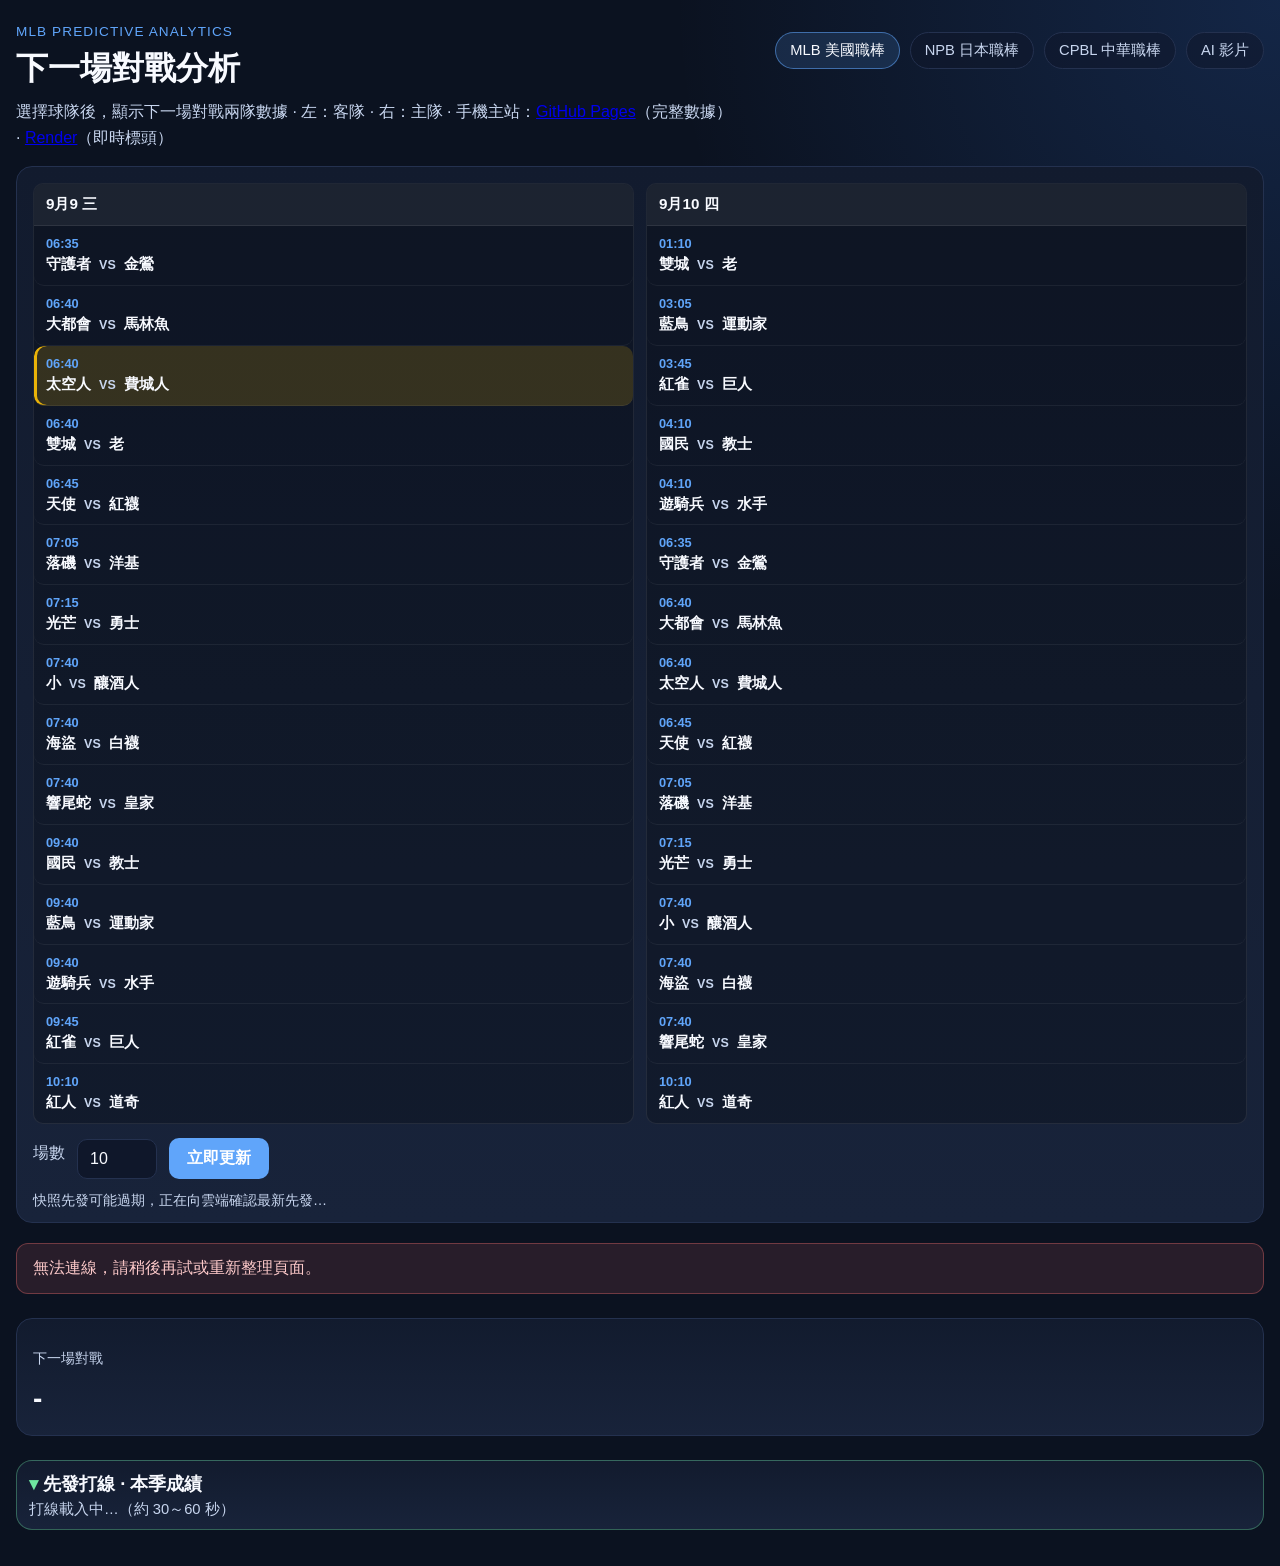
<file: index.html>
﻿<!DOCTYPE html>
<html lang="zh-Hant">
<head>
  <meta charset="UTF-8" />
  <meta name="viewport" content="width=device-width, initial-scale=1.0" />
  <title>MLB 前五局對戰分析</title>
  <link rel="stylesheet" href="static/style.css?v=26" />
</head>
<body>
  <div class="page">
    <header class="header">
      <div>
        <p class="eyebrow">MLB Predictive Analytics</p>
        <h1>下一場對戰分析</h1>
        <p class="subtitle">選擇球隊後，顯示下一場對戰兩隊數據 · 左：客隊 · 右：主隊 · 手機主站：<a href="https://jay41004.github.io/baseball-analysis/" target="_blank" rel="noopener">GitHub Pages</a>（完整數據）· <a href="https://baseball-analysis.onrender.com/" target="_blank" rel="noopener">Render</a>（即時標頭）</p>
      </div>
      <nav class="site-nav">
        <a class="active" href="">MLB 美國職棒</a>
        <a href="npb/">NPB 日本職棒</a>
        <a href="cpbl/">CPBL 中華職棒</a>
        <a href="/i2v">AI 影片</a>
      </nav>
    </header>

    <section class="controls card game-picker-panel">
      <div id="game-picker-root"></div>
      <label class="visually-hidden" for="team-select">選擇球隊（備用）</label>
      <div class="control-row">
        <select id="team-select" class="visually-hidden" aria-hidden="true" tabindex="-1">
          <option value="">載入中...</option>
        </select>
        <label class="inline-label" for="game-count">場數</label>
        <input id="game-count" type="number" min="1" max="30" value="10" />
        <button id="refresh-btn" type="button">立即更新</button>
      </div>
      <p id="cache-status" class="cache-status">資料每小時自動更新</p>
    </section>

    <div id="loading" class="loading hidden">正在抓取 MLB 數據...</div>
    <div id="error" class="error hidden"></div>

    <section id="results" class="hidden">
      <article class="card matchup-header">
        <p class="stat-label">下一場對戰</p>
        <h2 id="matchup-title" class="matchup-title">-</h2>
        <p id="matchup-meta" class="matchup-meta"></p>
      </article>

      <div id="matchup-grid" class="matchup-grid"></div>
      <div id="lineup-root"></div>
      <div id="a-table-root"></div>
      <div id="situational-root"></div>
    </section>
  </div>

<script>window.SITE_STATIC=true;</script>
  <script src="static/api_utils.js?v=23"></script>
  <script src="static/game_picker.js?v=7"></script>
  <script src="static/lineup.js?v=14"></script>
  <script src="static/lineup_loader.js?v=12"></script>
  <script src="static/a_table.js?v=11"></script>
  <script src="static/situational.js?v=1"></script>
  <script src="static/app.js?v=47"></script>
</body>
</html>
</file>
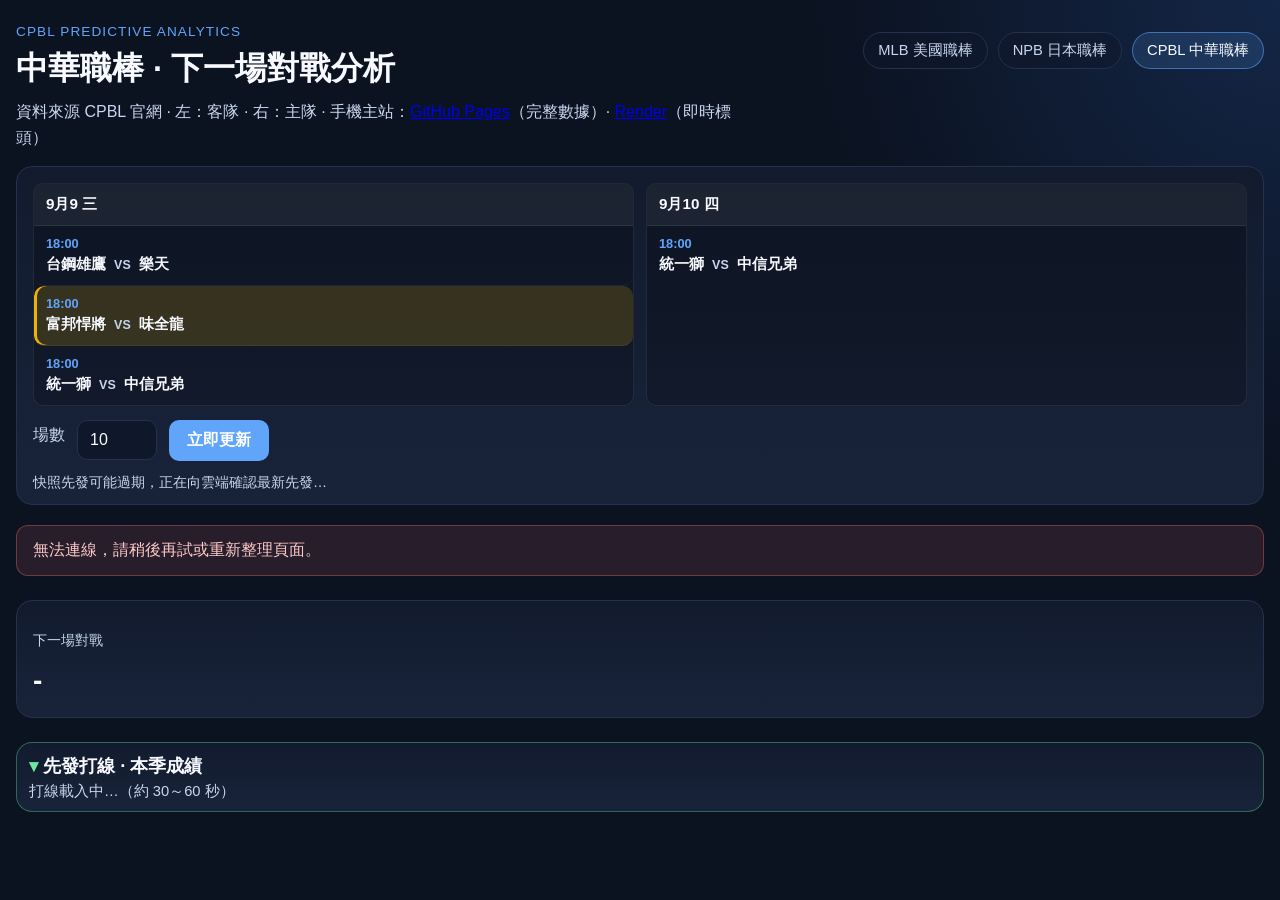
<file: cpbl/index.html>
﻿<!DOCTYPE html>
<html lang="zh-Hant">
<head>
  <meta charset="UTF-8" />
  <meta name="viewport" content="width=device-width, initial-scale=1.0" />
  <title>中華職棒 前五局對戰分析</title>
  <link rel="stylesheet" href="../static/style.css?v=26" />
</head>
<body>
  <div class="page">
    <header class="header">
      <div>
        <p class="eyebrow">CPBL Predictive Analytics</p>
        <h1>中華職棒 · 下一場對戰分析</h1>
        <p class="subtitle">資料來源 CPBL 官網 · 左：客隊 · 右：主隊 · 手機主站：<a href="https://jay41004.github.io/baseball-analysis/cpbl/" target="_blank" rel="noopener">GitHub Pages</a>（完整數據）· <a href="https://baseball-analysis.onrender.com/cpbl" target="_blank" rel="noopener">Render</a>（即時標頭）</p>
      </div>
      <nav class="site-nav">
        <a href="../">MLB 美國職棒</a>
        <a href="../npb/">NPB 日本職棒</a>
        <a class="active" href="../cpbl/">CPBL 中華職棒</a>
      </nav>
    </header>

    <section class="controls card game-picker-panel">
      <div id="game-picker-root"></div>
      <label class="visually-hidden" for="team-select">選擇球隊（備用）</label>
      <div class="control-row">
        <select id="team-select" class="visually-hidden" aria-hidden="true" tabindex="-1">
          <option value="">載入中...</option>
        </select>
        <label class="inline-label" for="game-count">場數</label>
        <input id="game-count" type="number" min="1" max="30" value="10" />
        <button id="refresh-btn" type="button">立即更新</button>
      </div>
      <p id="cache-status" class="cache-status">資料每小時自動更新</p>
    </section>

    <div id="loading" class="loading hidden">正在抓取 CPBL 數據...</div>
    <div id="error" class="error hidden"></div>

    <section id="results" class="hidden">
      <article class="card matchup-header">
        <p class="stat-label">下一場對戰</p>
        <h2 id="matchup-title" class="matchup-title">-</h2>
        <p id="matchup-meta" class="matchup-meta"></p>
      </article>

      <div id="matchup-grid" class="matchup-grid"></div>
      <div id="lineup-root"></div>
      <div id="a-table-root"></div>
      <div id="situational-root"></div>
    </section>
  </div>

<script>window.SITE_STATIC=true;</script>
  <script src="../static/api_utils.js?v=23"></script>
  <script src="../static/game_picker.js?v=5"></script>
  <script src="../static/lineup.js?v=14"></script>
  <script src="../static/lineup_loader.js?v=12"></script>
  <script src="../static/a_table.js?v=11"></script>
  <script src="../static/situational.js?v=1"></script>
  <script src="../static/cpbl.js?v=39"></script>
</body>
</html>
</file>
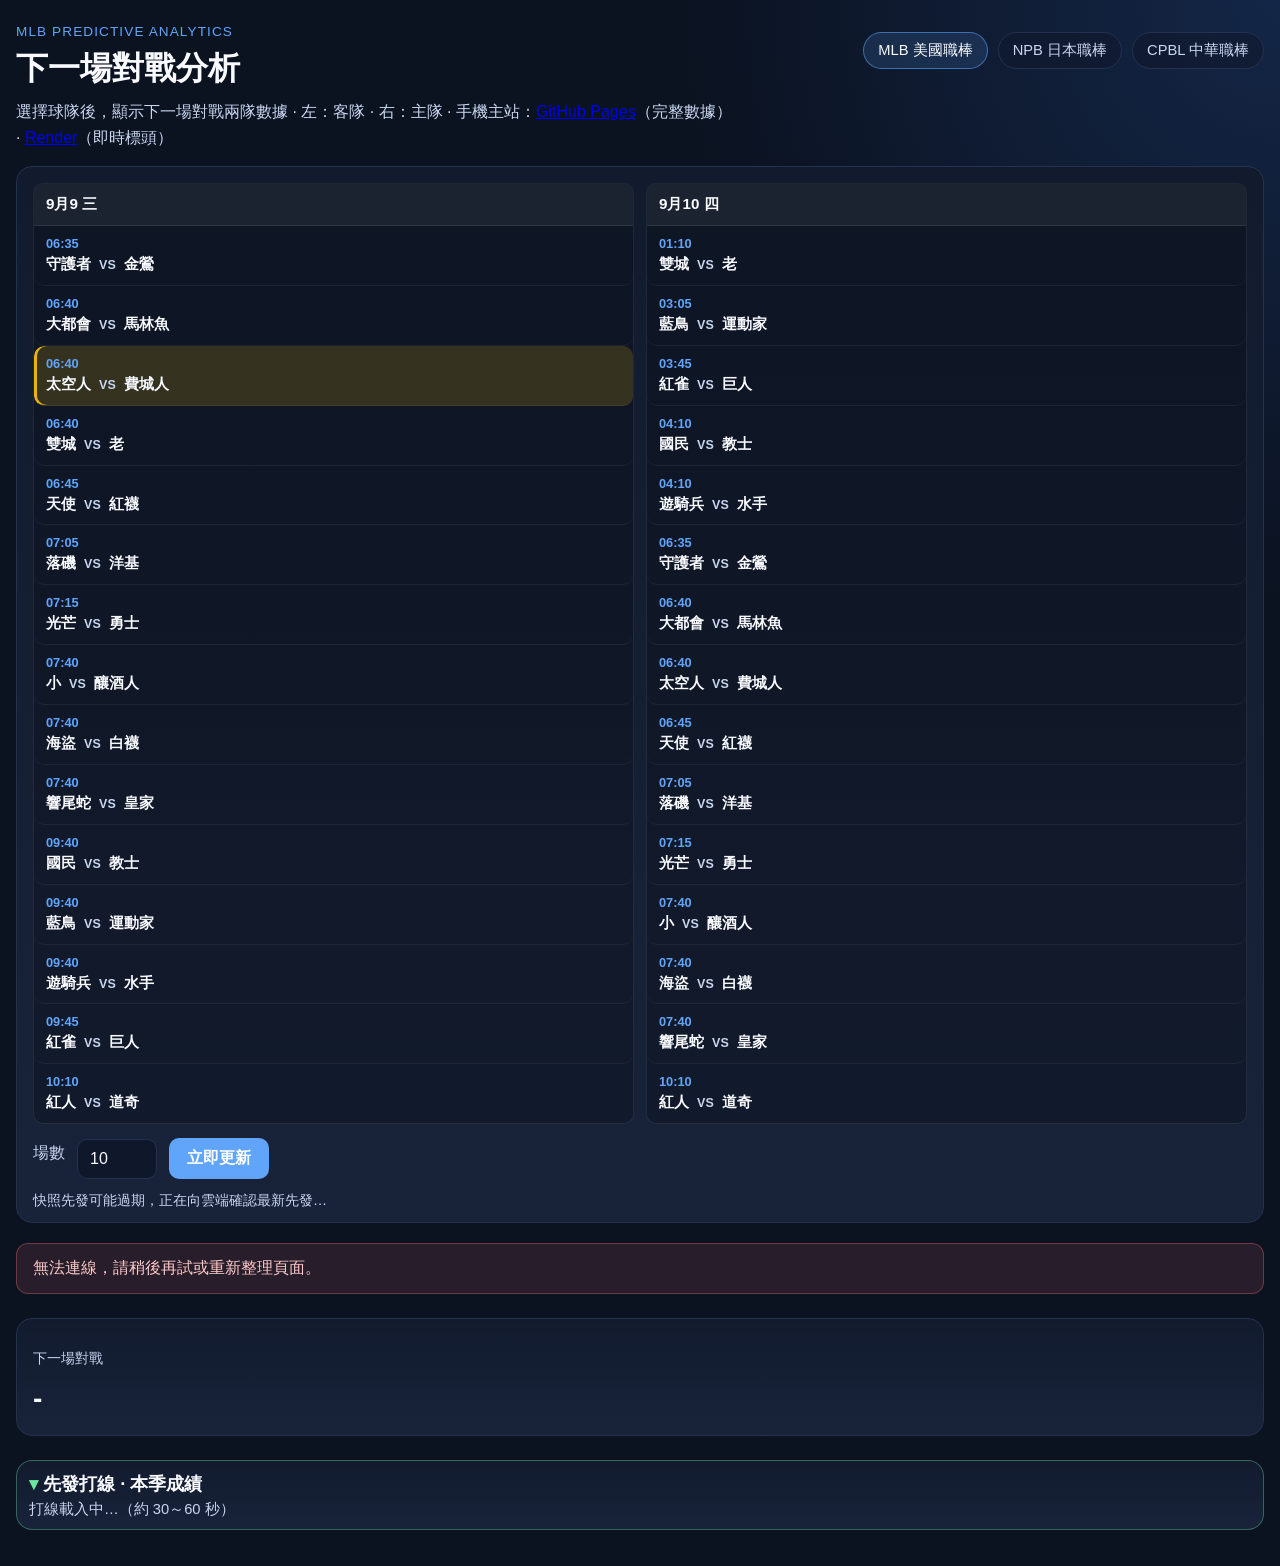
<file: docs/index.html>
﻿<!DOCTYPE html>
<html lang="zh-Hant">
<head>
  <meta charset="UTF-8" />
  <meta name="viewport" content="width=device-width, initial-scale=1.0" />
  <title>MLB 前五局對戰分析</title>
  <link rel="stylesheet" href="static/style.css?v=26" />
</head>
<body>
  <div class="page">
    <header class="header">
      <div>
        <p class="eyebrow">MLB Predictive Analytics</p>
        <h1>下一場對戰分析</h1>
        <p class="subtitle">選擇球隊後，顯示下一場對戰兩隊數據 · 左：客隊 · 右：主隊 · 手機主站：<a href="https://jay41004.github.io/baseball-analysis/" target="_blank" rel="noopener">GitHub Pages</a>（完整數據）· <a href="https://baseball-analysis.onrender.com/" target="_blank" rel="noopener">Render</a>（即時標頭）</p>
      </div>
      <nav class="site-nav">
        <a class="active" href="">MLB 美國職棒</a>
        <a href="npb/">NPB 日本職棒</a>
        <a href="cpbl/">CPBL 中華職棒</a>
      </nav>
    </header>

    <section class="controls card game-picker-panel">
      <div id="game-picker-root"></div>
      <label class="visually-hidden" for="team-select">選擇球隊（備用）</label>
      <div class="control-row">
        <select id="team-select" class="visually-hidden" aria-hidden="true" tabindex="-1">
          <option value="">載入中...</option>
        </select>
        <label class="inline-label" for="game-count">場數</label>
        <input id="game-count" type="number" min="1" max="30" value="10" />
        <button id="refresh-btn" type="button">立即更新</button>
      </div>
      <p id="cache-status" class="cache-status">資料每小時自動更新</p>
    </section>

    <div id="loading" class="loading hidden">正在抓取 MLB 數據...</div>
    <div id="error" class="error hidden"></div>

    <section id="results" class="hidden">
      <article class="card matchup-header">
        <p class="stat-label">下一場對戰</p>
        <h2 id="matchup-title" class="matchup-title">-</h2>
        <p id="matchup-meta" class="matchup-meta"></p>
      </article>

      <div id="matchup-grid" class="matchup-grid"></div>
      <div id="lineup-root"></div>
      <div id="a-table-root"></div>
      <div id="situational-root"></div>
    </section>
  </div>

<script>window.SITE_STATIC=true;</script>
  <script src="static/api_utils.js?v=23"></script>
  <script src="static/game_picker.js?v=7"></script>
  <script src="static/lineup.js?v=14"></script>
  <script src="static/lineup_loader.js?v=12"></script>
  <script src="static/a_table.js?v=11"></script>
  <script src="static/situational.js?v=1"></script>
  <script src="static/app.js?v=47"></script>
</body>
</html>
</file>
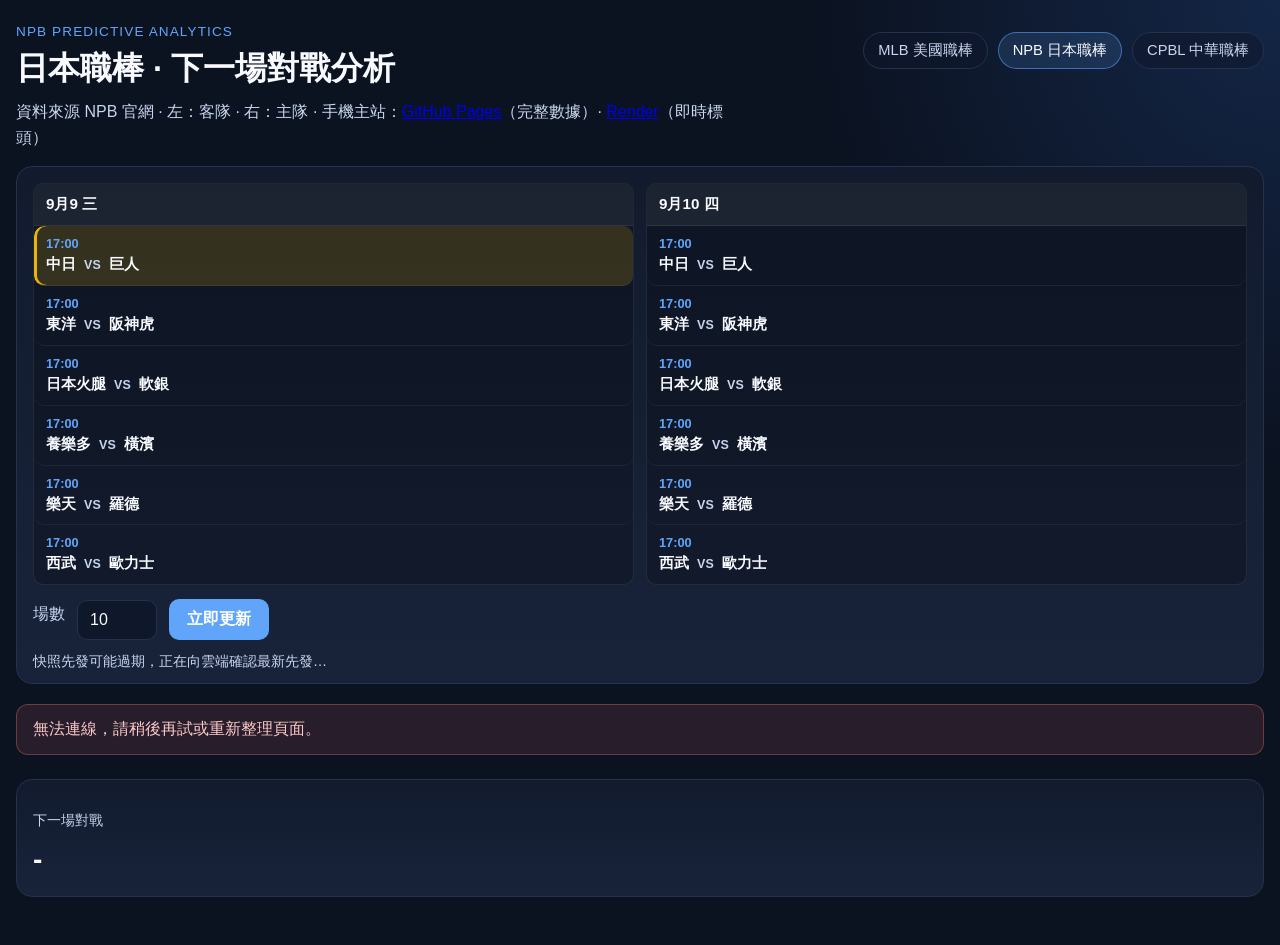
<file: npb/index.html>
﻿<!DOCTYPE html>
<html lang="zh-Hant">
<head>
  <meta charset="UTF-8" />
  <meta name="viewport" content="width=device-width, initial-scale=1.0" />
  <title>日本職棒 前五局對戰分析</title>
  <link rel="stylesheet" href="../static/style.css?v=26" />
</head>
<body>
  <div class="page">
    <header class="header">
      <div>
        <p class="eyebrow">NPB Predictive Analytics</p>
        <h1>日本職棒 · 下一場對戰分析</h1>
        <p class="subtitle">資料來源 NPB 官網 · 左：客隊 · 右：主隊 · 手機主站：<a href="https://jay41004.github.io/baseball-analysis/npb/" target="_blank" rel="noopener">GitHub Pages</a>（完整數據）· <a href="https://baseball-analysis.onrender.com/npb" target="_blank" rel="noopener">Render</a>（即時標頭）</p>
      </div>
      <nav class="site-nav">
        <a href="../">MLB 美國職棒</a>
        <a class="active" href="../npb/">NPB 日本職棒</a>
        <a href="../cpbl/">CPBL 中華職棒</a>
      </nav>
    </header>

    <section class="controls card game-picker-panel">
      <div id="game-picker-root"></div>
      <label class="visually-hidden" for="team-select">選擇球隊（備用）</label>
      <div class="control-row">
        <select id="team-select" class="visually-hidden" aria-hidden="true" tabindex="-1">
          <option value="">載入中...</option>
        </select>
        <label class="inline-label" for="game-count">場數</label>
        <input id="game-count" type="number" min="1" max="30" value="10" />
        <button id="refresh-btn" type="button">立即更新</button>
      </div>
      <p id="cache-status" class="cache-status">資料每小時自動更新</p>
    </section>

    <div id="loading" class="loading hidden">正在抓取 NPB 數據...</div>
    <div id="error" class="error hidden"></div>

    <section id="results" class="hidden">
      <article class="card matchup-header">
        <p class="stat-label">下一場對戰</p>
        <h2 id="matchup-title" class="matchup-title">-</h2>
        <p id="matchup-meta" class="matchup-meta"></p>
      </article>

      <div id="matchup-grid" class="matchup-grid"></div>
      <div id="lineup-root"></div>
      <div id="a-table-root"></div>
      <div id="situational-root"></div>
    </section>
  </div>

<script>window.SITE_STATIC=true;</script>
  <script src="../static/api_utils.js?v=23"></script>
  <script src="../static/game_picker.js?v=6"></script>
  <script src="../static/lineup.js?v=14"></script>
  <script src="../static/lineup_loader.js?v=12"></script>
  <script src="../static/a_table.js?v=11"></script>
  <script src="../static/situational.js?v=1"></script>
  <script src="../static/npb.js?v=42"></script>
</body>
</html>
</file>
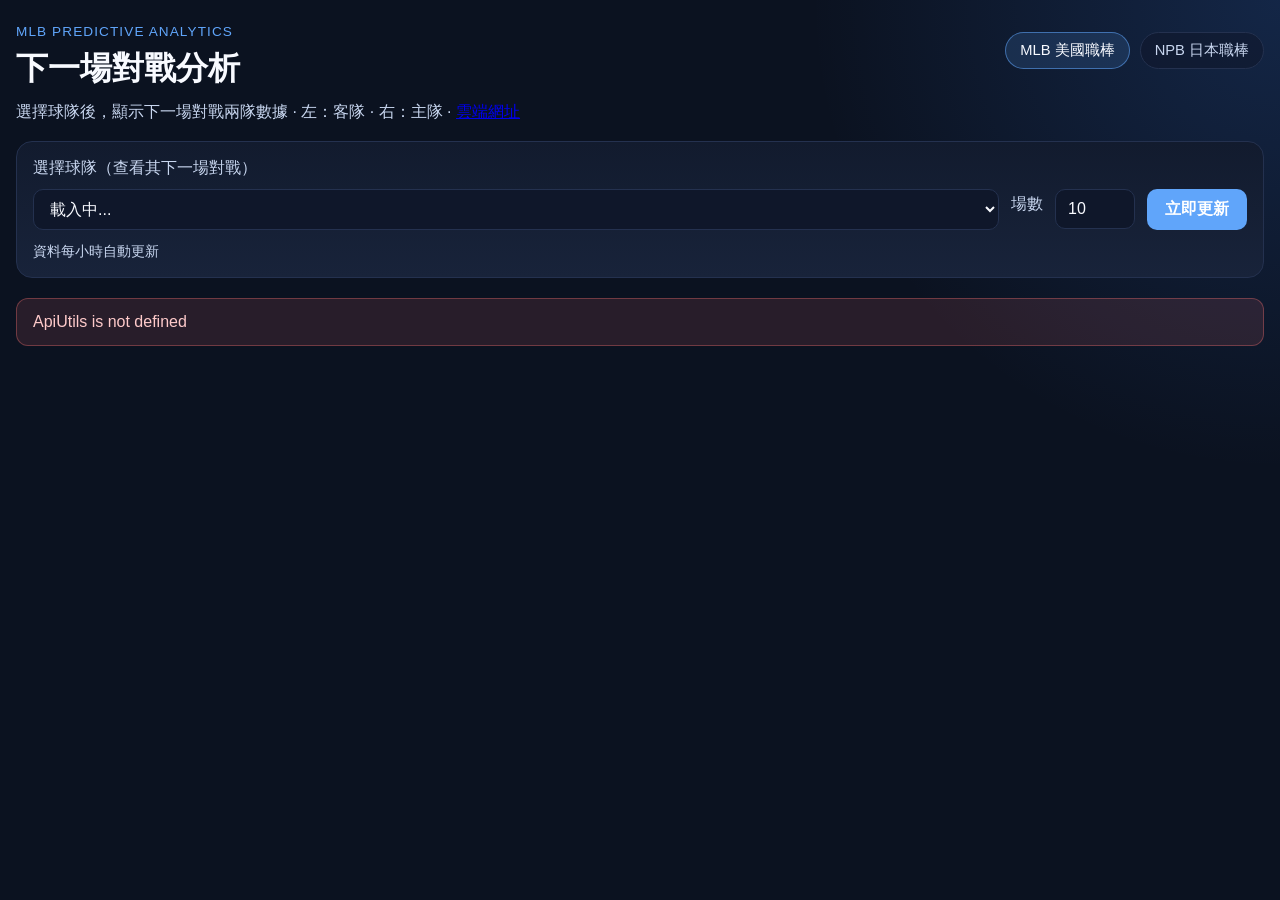
<file: deploy_ready/templates/index.html>
<!DOCTYPE html>
<html lang="zh-Hant">
<head>
  <meta charset="UTF-8" />
  <meta name="viewport" content="width=device-width, initial-scale=1.0" />
  <title>MLB 前五局對戰分析</title>
  <link rel="stylesheet" href="/static/style.css" />
</head>
<body>
  <div class="page">
    <header class="header">
      <div>
        <p class="eyebrow">MLB Predictive Analytics</p>
        <h1>下一場對戰分析</h1>
        <p class="subtitle">選擇球隊後，顯示下一場對戰兩隊數據 · 左：客隊 · 右：主隊 · <a href="https://baseball-analysis.onrender.com/" target="_blank" rel="noopener">雲端網址</a></p>
      </div>
      <nav class="site-nav">
        <a class="active" href="/">MLB 美國職棒</a>
        <a href="/npb">NPB 日本職棒</a>
      </nav>
    </header>

    <section class="controls card">
      <label for="team-select">選擇球隊（查看其下一場對戰）</label>
      <div class="control-row">
        <select id="team-select">
          <option value="">載入中...</option>
        </select>
        <label class="inline-label" for="game-count">場數</label>
        <input id="game-count" type="number" min="1" max="30" value="10" />
        <button id="refresh-btn" type="button">立即更新</button>
      </div>
      <p id="cache-status" class="cache-status">資料每小時自動更新</p>
    </section>

    <div id="loading" class="loading hidden">正在抓取 MLB 數據...</div>
    <div id="error" class="error hidden"></div>

    <section id="results" class="hidden">
      <article class="card matchup-header">
        <p class="stat-label">下一場對戰</p>
        <h2 id="matchup-title" class="matchup-title">-</h2>
        <p id="matchup-meta" class="matchup-meta"></p>
      </article>

      <div id="matchup-grid" class="matchup-grid"></div>
    </section>
  </div>

  <script src="/static/app.js?v=16"></script>
</body>
</html>
</file>
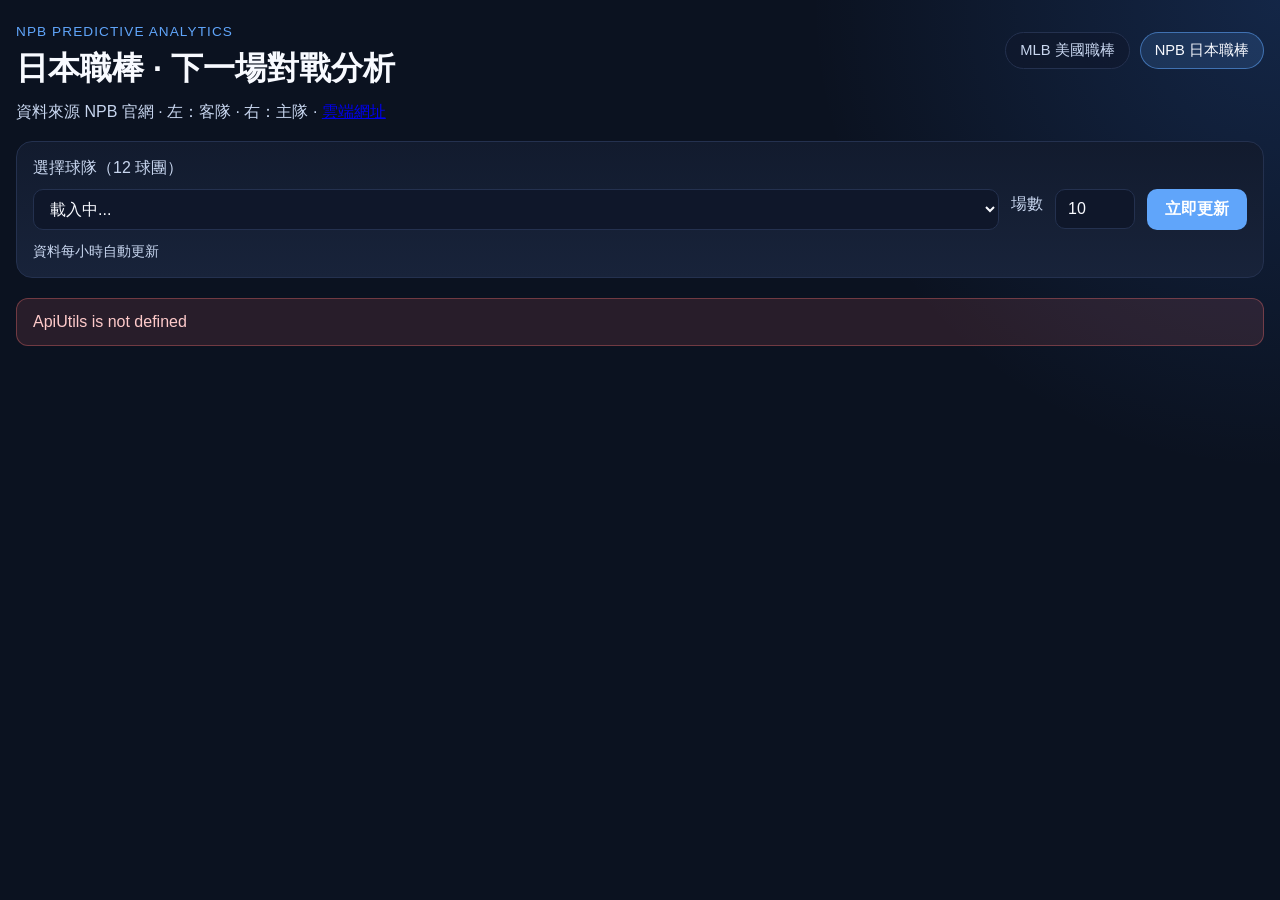
<file: deploy_ready/templates/npb.html>
<!DOCTYPE html>
<html lang="zh-Hant">
<head>
  <meta charset="UTF-8" />
  <meta name="viewport" content="width=device-width, initial-scale=1.0" />
  <title>日本職棒 前五局對戰分析</title>
  <link rel="stylesheet" href="/static/style.css" />
</head>
<body>
  <div class="page">
    <header class="header">
      <div>
        <p class="eyebrow">NPB Predictive Analytics</p>
        <h1>日本職棒 · 下一場對戰分析</h1>
        <p class="subtitle">資料來源 NPB 官網 · 左：客隊 · 右：主隊 · <a href="https://baseball-analysis.onrender.com/npb" target="_blank" rel="noopener">雲端網址</a></p>
      </div>
      <nav class="site-nav">
        <a href="/">MLB 美國職棒</a>
        <a class="active" href="/npb">NPB 日本職棒</a>
      </nav>
    </header>

    <section class="controls card">
      <label for="team-select">選擇球隊（12 球團）</label>
      <div class="control-row">
        <select id="team-select">
          <option value="">載入中...</option>
        </select>
        <label class="inline-label" for="game-count">場數</label>
        <input id="game-count" type="number" min="1" max="30" value="10" />
        <button id="refresh-btn" type="button">立即更新</button>
      </div>
      <p id="cache-status" class="cache-status">資料每小時自動更新</p>
    </section>

    <div id="loading" class="loading hidden">正在抓取 NPB 數據...</div>
    <div id="error" class="error hidden"></div>

    <section id="results" class="hidden">
      <article class="card matchup-header">
        <p class="stat-label">下一場對戰</p>
        <h2 id="matchup-title" class="matchup-title">-</h2>
        <p id="matchup-meta" class="matchup-meta"></p>
      </article>

      <div id="matchup-grid" class="matchup-grid"></div>
    </section>
  </div>

  <script src="/static/npb.js?v=20"></script>
</body>
</html>
</file>
<file: static/style.css>
:root {
  --bg: #0b1220;
  --panel: #121b2e;
  --panel-2: #18233a;
  --text: #f8faff;
  --muted: #c8d6ef;
  --line: #24314f;
  --accent: #60a5fa;
  --over: #6ee7a0;
  --under: #ffb454;
  --win: #7dd3fc;
  --loss: #ff8a8a;
}

* {
  box-sizing: border-box;
}

body {
  margin: 0;
  font-family: "Segoe UI", "Microsoft JhengHei", sans-serif;
  background:
    radial-gradient(circle at top right, rgba(59, 130, 246, 0.18), transparent 30%),
    var(--bg);
  color: var(--text);
  min-height: 100vh;
  overflow-x: hidden;
  overscroll-behavior-x: none;
  overscroll-behavior-y: contain;
}

html {
  overscroll-behavior-x: none;
}

.page {
  max-width: 1400px;
  margin: 0 auto;
  padding: 24px 16px 36px;
  overflow-x: hidden;
}

.header {
  display: flex;
  justify-content: space-between;
  align-items: flex-start;
  gap: 20px;
  flex-wrap: wrap;
}

.header h1 {
  margin: 8px 0;
  font-size: 2rem;
}

.site-nav {
  display: flex;
  gap: 10px;
  flex-wrap: wrap;
  margin-top: 8px;
}

.site-nav a {
  color: var(--muted);
  text-decoration: none;
  padding: 8px 14px;
  border-radius: 999px;
  border: 1px solid var(--line);
  background: rgba(15, 23, 42, 0.55);
  font-size: 0.92rem;
}

.site-nav a:hover,
.site-nav a.active {
  color: var(--text);
  border-color: rgba(96, 165, 250, 0.55);
  background: rgba(96, 165, 250, 0.15);
}

.eyebrow {
  margin: 0;
  color: var(--accent);
  font-size: 0.85rem;
  letter-spacing: 0.08em;
  text-transform: uppercase;
}

.subtitle {
  margin: 0;
  color: var(--muted);
  max-width: 720px;
  line-height: 1.6;
}

.card {
  background: linear-gradient(180deg, var(--panel), var(--panel-2));
  border: 1px solid var(--line);
  border-radius: 16px;
  padding: 16px;
  margin-top: 16px;
}

.controls label {
  display: block;
  margin-bottom: 10px;
  color: var(--muted);
}

.control-row {
  display: flex;
  gap: 12px;
  flex-wrap: wrap;
  align-items: center;
}

select,
input,
button {
  font: inherit;
}

select,
input {
  background: #0f172a;
  color: var(--text);
  border: 1px solid var(--line);
  border-radius: 10px;
  padding: 10px 12px;
}

select {
  min-width: 260px;
  flex: 1;
}

input[type="number"] {
  width: 80px;
}

.inline-label {
  margin: 0;
}

button {
  background: var(--accent);
  color: white;
  border: none;
  border-radius: 10px;
  padding: 10px 18px;
  cursor: pointer;
  font-weight: 600;
}

button:hover {
  filter: brightness(1.08);
}

.loading,
.error {
  margin-top: 20px;
  padding: 14px 16px;
  border-radius: 12px;
}

.loading {
  background: rgba(59, 130, 246, 0.12);
  border: 1px solid rgba(59, 130, 246, 0.35);
}

.error {
  background: rgba(248, 113, 113, 0.12);
  border: 1px solid rgba(248, 113, 113, 0.35);
  color: #fecaca;
}

.cache-status {
  margin: 12px 0 0;
  color: var(--muted);
  font-size: 0.88rem;
}

.loading-inline {
  margin-top: 12px;
  padding: 10px 14px;
  border-radius: 10px;
  background: rgba(59, 130, 246, 0.12);
  border: 1px solid rgba(59, 130, 246, 0.35);
  color: #bfdbfe;
  font-size: 0.9rem;
}

.hidden {
  display: none;
}

.matchup-header {
  margin-top: 24px;
}

.matchup-title {
  margin: 8px 0 4px;
  font-size: 1.75rem;
}

.matchup-meta {
  margin: 0;
  color: var(--muted);
}

.matchup-grid {
  display: grid;
  grid-template-columns: 1fr 1fr;
  gap: 12px;
  margin-top: 12px;
  align-items: start;
}

.team-column {
  background: linear-gradient(180deg, var(--panel), var(--panel-2));
  border: 1px solid var(--line);
  border-radius: 16px;
  padding: 14px;
  min-width: 0;
}

.away-column {
  border-top: 3px solid #94a3b8;
}

.home-column {
  border-top: 3px solid var(--accent);
}

.column-head {
  margin-bottom: 12px;
  padding-bottom: 10px;
  border-bottom: 1px solid var(--line);
}

.column-head h2 {
  margin: 0;
  font-size: 1.5rem;
}

.team-name-away {
  color: #e2e8f0;
}

.team-name-home {
  color: #7dd3fc;
}

.pitcher-name-away {
  color: #fbbf24;
}

.pitcher-name-home {
  color: #6ee7a0;
}

.matchup-title .at-symbol {
  color: var(--muted);
  font-weight: 400;
  margin: 0 0.35em;
}

.column-title-row {
  display: flex;
  flex-wrap: wrap;
  align-items: baseline;
  gap: 10px 16px;
  margin-top: 10px;
}

.column-pitcher {
  font-size: 1rem;
  font-weight: 600;
}

.column-pitcher.muted {
  color: var(--muted);
  font-weight: 500;
}

.role-badge {
  display: inline-block;
  padding: 4px 10px;
  border-radius: 999px;
  font-size: 0.78rem;
  font-weight: 700;
  letter-spacing: 0.06em;
}

.away-badge {
  background: rgba(148, 163, 184, 0.2);
  color: #e2e8f0;
  border: 1px solid rgba(148, 163, 184, 0.45);
}

.home-badge {
  background: rgba(96, 165, 250, 0.2);
  color: #bfdbfe;
  border: 1px solid rgba(96, 165, 250, 0.45);
}

.pitcher-line {
  margin: 0;
  color: var(--muted);
}

.panel-block {
  margin-top: 12px;
}

.panel-block h3 {
  margin: 0 0 8px;
  font-size: 1.05rem;
  color: var(--muted);
}

.pitcher-section-name {
  margin: 0 0 6px;
  font-size: 1.35rem;
  font-weight: 700;
  color: var(--text);
}

.summary-grid.compact {
  grid-template-columns: repeat(2, minmax(0, 1fr));
  gap: 4px;
  margin-top: 0;
  margin-bottom: 8px;
}

.summary-grid.compact .stat-card {
  padding: 6px 8px;
  border-radius: 8px;
}

.summary-grid.compact .stat-label {
  font-size: 0.86rem;
  line-height: 1.15;
}

.summary-grid.compact .stat-value {
  font-size: 1.35rem;
  margin-top: 1px;
  line-height: 1.1;
}

.summary-grid.compact .stat-sub {
  margin-top: 1px;
  font-size: 0.82rem;
  line-height: 1.15;
}

.summary-grid.compact .span-2 {
  grid-column: span 2;
}

.empty-note {
  margin: 0;
  padding: 16px;
  border-radius: 12px;
  background: rgba(15, 23, 42, 0.55);
  color: var(--muted);
  text-align: center;
}

.team-title h2 {
  margin: 24px 0 4px;
}

.section-head h2 {
  margin: 32px 0 12px;
  font-size: 1.35rem;
}

.next-game-card {
  margin-top: 0;
}

.next-game-top {
  display: grid;
  grid-template-columns: repeat(auto-fit, minmax(220px, 1fr));
  gap: 20px;
}

.next-matchup,
.pitcher-name {
  display: block;
  font-size: 1.4rem;
  margin-top: 8px;
}

.pitcher-name {
  color: #bfdbfe;
}

.team-meta {
  margin: 16px 0 0;
  color: var(--muted);
}

.summary-grid {
  display: grid;
  grid-template-columns: repeat(auto-fit, minmax(170px, 1fr));
  gap: 14px;
  margin-top: 18px;
}

.stat-card {
  background: rgba(15, 23, 42, 0.75);
  border: 1px solid var(--line);
  border-radius: 14px;
  padding: 16px;
}

.stat-card.highlight {
  border-color: rgba(59, 130, 246, 0.45);
}

.stat-label {
  display: block;
  color: var(--muted);
  font-size: 0.9rem;
  font-weight: 500;
}

.stat-value {
  display: block;
  font-size: 2rem;
  margin-top: 8px;
  font-weight: 700;
}

.stat-value.over {
  color: var(--over);
  text-shadow: 0 0 18px rgba(110, 231, 160, 0.35);
}

.stat-value.under {
  color: var(--under);
  text-shadow: 0 0 18px rgba(255, 180, 84, 0.3);
}

.stat-sub {
  display: block;
  margin-top: 6px;
  color: var(--muted);
  font-size: 0.85rem;
}

.table-card h3 {
  margin-top: 0;
}

.table-wrap {
  overflow-x: auto;
  overflow-y: hidden;
  overscroll-behavior-x: contain;
  overflow-anchor: none;
  -webkit-overflow-scrolling: touch;
  /* Allow vertical page scroll when finger is on a wide table. */
  touch-action: pan-x pan-y;
  margin-top: 10px;
}

table {
  width: 100%;
  border-collapse: collapse;
}

th,
td {
  padding: 12px 10px;
  border-bottom: 1px solid var(--line);
  text-align: left;
  white-space: nowrap;
}

table.data-table {
  width: 100%;
  table-layout: fixed;
  border-collapse: collapse;
}

table.data-table th,
table.data-table td {
  white-space: normal;
  word-break: break-word;
  vertical-align: middle;
  line-height: 1.2;
  padding: 4px 3px;
  font-size: 0.94rem;
}

table.data-table thead th {
  padding-top: 6px;
  padding-bottom: 4px;
  font-size: 0.88rem;
  line-height: 1.2;
}

table.data-table .col-match {
  width: 36%;
  padding: 4px 6px;
  font-size: 0.92rem;
  line-height: 1.25;
}

table.data-table .match-date {
  display: block;
  margin: 0 0 1px;
  color: var(--muted);
  white-space: nowrap;
  font-size: 0.86rem;
}

table.data-table .match-opp {
  display: block;
  word-break: break-word;
  line-height: 1.3;
}

table.data-table .col-score {
  width: 10%;
  padding: 4px 3px;
  text-align: center;
  white-space: nowrap;
}

table.data-table .col-num {
  width: 12%;
  padding: 4px 3px;
  text-align: center;
  white-space: nowrap;
}

table.data-table .col-ou {
  width: 11%;
  min-width: 3.4rem;
  padding: 4px 3px;
  text-align: center;
  white-space: nowrap;
}

table.data-table .col-ou .badge {
  padding: 2px 6px;
  font-size: 0.84rem;
}

.th-short {
  display: none;
}

th {
  color: var(--muted);
  font-weight: 600;
}

td {
  color: var(--text);
}

.badge {
  display: inline-block;
  padding: 3px 8px;
  border-radius: 999px;
  font-size: 0.88rem;
  font-weight: 700;
}

.badge.over {
  background: rgba(110, 231, 160, 0.22);
  color: #bbf7d0;
  border: 1px solid rgba(110, 231, 160, 0.45);
}

.badge.under {
  background: rgba(255, 180, 84, 0.22);
  color: #ffe4b5;
  border: 1px solid rgba(255, 180, 84, 0.45);
}

.badge.win {
  background: rgba(125, 211, 252, 0.22);
  color: #bae6fd;
  border: 1px solid rgba(125, 211, 252, 0.4);
}

.badge.loss {
  background: rgba(255, 138, 138, 0.22);
  color: #fecaca;
  border: 1px solid rgba(255, 138, 138, 0.45);
}

.runs {
  font-weight: 700;
  font-size: 1.05rem;
  color: #ffffff;
}

.inning-counts-wrap {
  margin-top: 16px;
}

.inning-counts-title {
  margin: 0 0 10px;
  color: var(--muted);
  font-size: 0.92rem;
}

.inning-counts-grid {
  display: grid;
  grid-template-columns: repeat(9, minmax(0, 1fr));
  gap: 8px;
}

.inning-count-card {
  padding: 10px 6px;
  border-radius: 10px;
  background: rgba(15, 23, 42, 0.55);
  border: 1px solid var(--line);
  text-align: center;
}

.inning-count-card.has-runs {
  border-color: rgba(255, 138, 138, 0.45);
  background: rgba(127, 29, 29, 0.18);
}

.inning-count-label {
  display: block;
  color: var(--muted);
  font-size: 0.75rem;
}

.inning-count-value {
  display: block;
  margin: 4px 0;
  font-size: 1.2rem;
}

.inning-count-sub {
  display: block;
  color: var(--muted);
  font-size: 0.72rem;
}

.scored-innings {
  color: var(--loss);
  font-weight: 600;
}

.scored-innings.team-scored {
  color: var(--over);
}

table.data-table .col-innings {
  width: 16%;
  padding: 4px 4px;
  text-align: center;
  white-space: normal;
  line-height: 1.25;
}

.muted-text {
  color: var(--muted);
}

.game-score {
  font-variant-numeric: tabular-nums;
  font-weight: 600;
  white-space: nowrap;
}

.score-team {
  color: #ff5252;
  font-weight: 800;
  text-shadow: 0 0 12px rgba(255, 82, 82, 0.45);
}

.score-neutral {
  color: var(--muted);
  font-weight: 600;
}

.score-sep {
  color: var(--muted);
  margin: 0 2px;
}

.lineup-section {
  margin-top: 12px;
  padding: 10px 12px;
  border: 1px solid rgba(110, 231, 160, 0.35);
}

.lineup-summary {
  cursor: pointer;
  font-size: 1.15rem;
  font-weight: 700;
  color: var(--text);
  list-style: none;
}

.lineup-summary::-webkit-details-marker {
  display: none;
}

.lineup-summary::before {
  content: "▸ ";
  color: var(--over);
}

.lineup-section[open] .lineup-summary::before {
  content: "▾ ";
}

.lineup-note {
  margin: 4px 0 0;
  color: var(--muted);
  font-size: 0.92rem;
  line-height: 1.3;
}

.lineup-grid {
  display: grid;
  grid-template-columns: 1fr 1fr;
  gap: 8px;
  margin-top: 6px;
}

.lineup-block {
  min-width: 0;
}

.lineup-block .table-wrap {
  overflow-x: auto;
  overflow-y: hidden;
  max-width: 100%;
  overscroll-behavior-x: contain;
  overflow-anchor: none;
  -webkit-overflow-scrolling: touch;
  touch-action: pan-x pan-y;
  scrollbar-width: thin;
}

.lineup-block .table-wrap::-webkit-scrollbar {
  height: 8px;
}

.lineup-block .table-wrap::-webkit-scrollbar-thumb {
  background: rgba(148, 163, 184, 0.45);
  border-radius: 999px;
}

.lineup-block h4 {
  margin: 0 0 2px;
  font-size: 1.05rem;
  color: var(--muted);
}

.lineup-source {
  margin: 0 0 4px;
  color: var(--muted);
  font-size: 0.88rem;
}

table.data-table.lineup-table {
  font-size: 0.92rem;
}

table.data-table.lineup-table-wide {
  width: max-content;
  min-width: 100%;
  table-layout: auto;
}

table.data-table.lineup-table .col-order {
  width: 7%;
  text-align: center;
  white-space: nowrap;
}

table.data-table.lineup-table .col-name {
  width: auto;
  min-width: 7.5rem;
  max-width: 10rem;
  padding-left: 4px;
  padding-right: 8px;
  font-size: 0.94rem;
  white-space: nowrap;
  position: sticky;
  left: 0;
  z-index: 2;
  background: var(--panel-2);
  box-shadow: 2px 0 6px rgba(0, 0, 0, 0.25);
}

table.data-table.lineup-table thead .col-name {
  z-index: 3;
  background: #152038;
}

table.data-table.lineup-table .col-pos {
  width: 6%;
  text-align: center;
  white-space: nowrap;
}

table.data-table.lineup-table .col-stat {
  width: auto;
  min-width: 3.1rem;
  text-align: center;
  white-space: nowrap;
  font-size: 0.9rem;
  padding: 3px 5px;
}

table.data-table.lineup-table-wide .col-name {
  min-width: 8rem;
}

.a-table-section {
  margin-top: 12px;
  padding: 10px 12px;
  border: 1px solid rgba(96, 165, 250, 0.35);
}

.a-table-summary {
  cursor: pointer;
  font-size: 1.15rem;
  font-weight: 700;
  color: var(--text);
  list-style: none;
}

.a-table-summary::-webkit-details-marker {
  display: none;
}

.a-table-summary::before {
  content: "▸ ";
  color: var(--accent);
}

.a-table-section[open] .a-table-summary::before {
  content: "▾ ";
}

.a-table-note {
  margin: 4px 0 0;
  color: var(--muted);
  font-size: 0.92rem;
  line-height: 1.3;
}

.situational-subtitle {
  margin: 0 0 0.35rem;
  font-size: 0.92rem;
  color: var(--muted);
}

.a-table-grid {
  display: grid;
  grid-template-columns: 1fr 1fr;
  gap: 8px;
  margin-top: 6px;
}

.a-table-block h4 {
  margin: 0 0 4px;
  font-size: 1.05rem;
  color: var(--muted);
}

table.data-table.a-table {
  font-size: 0.92rem;
}

table.data-table.a-table th,
table.data-table.a-table td {
  padding: 3px 2px;
}

table.data-table.a-table .col-inning {
  width: 8%;
  text-align: center;
  white-space: nowrap;
  font-size: 0.9rem;
}

table.data-table.a-table th:not(.col-inning),
table.data-table.a-table td:not(.col-inning) {
  width: 11%;
  text-align: center;
  white-space: nowrap;
  font-size: 0.9rem;
  font-weight: 600;
}

table.data-table.a-table .col-allowed-start {
  border-left: 2px solid var(--border, #334155);
}

@media (max-width: 960px) {
  .lineup-grid,
  .a-table-grid {
    grid-template-columns: 1fr;
  }
}

@media (max-width: 1200px) {
  .matchup-grid {
    grid-template-columns: 1fr;
  }

  .away-column {
    order: 1;
  }

  .home-column {
    order: 2;
  }
}

@media (max-width: 960px) {
  .inning-counts-grid {
    grid-template-columns: repeat(3, minmax(0, 1fr));
  }
}

@media (max-width: 640px) {
  .header h1 {
    font-size: 1.6rem;
  }

  select {
    min-width: 100%;
  }

  /* Don't crush O/U columns — scroll horizontally instead. */
  table.data-table.games-table {
    width: max-content;
    min-width: 100%;
    table-layout: auto;
  }

  table.data-table.games-table .th-full {
    display: none;
  }

  table.data-table.games-table .th-short {
    display: inline;
  }

  table.data-table.games-table thead th {
    font-size: 0.74rem;
    white-space: nowrap;
    padding: 6px 4px;
  }

  table.data-table.games-table th,
  table.data-table.games-table td {
    font-size: 0.78rem;
    padding: 6px 4px;
  }

  table.data-table.games-table .col-match {
    width: auto;
    min-width: 5.8rem;
    max-width: 7.5rem;
    padding: 6px 6px;
    font-size: 0.74rem;
  }

  table.data-table.games-table .match-date {
    margin-bottom: 1px;
  }

  table.data-table.games-table .col-score {
    width: auto;
    min-width: 3rem;
  }

  table.data-table.games-table .col-num {
    width: auto;
    min-width: 2.6rem;
  }

  table.data-table.games-table .col-innings {
    width: auto;
    min-width: 4.4rem;
    max-width: 7.2rem;
  }

  table.data-table.games-table .col-ou {
    width: auto;
    min-width: 2.8rem;
  }

  table.data-table.games-table .badge {
    padding: 2px 5px;
    font-size: 0.72rem;
  }

  table.data-table.games-table .col-ou .badge {
    padding: 2px 5px;
    font-size: 0.72rem;
  }
}

.visually-hidden {
  position: absolute;
  width: 1px;
  height: 1px;
  padding: 0;
  margin: -1px;
  overflow: hidden;
  clip: rect(0, 0, 0, 0);
  white-space: nowrap;
  border: 0;
}

.game-picker-panel {
  padding-bottom: 12px;
}

.game-picker-loading,
.game-picker-note,
.game-picker-empty {
  margin: 0;
  color: var(--muted);
  font-size: 0.9rem;
}

.game-picker {
  display: grid;
  grid-template-columns: 1fr 1fr;
  gap: 12px;
  margin-bottom: 14px;
}

.game-picker-col {
  background: rgba(0, 0, 0, 0.22);
  border: 1px solid rgba(255, 255, 255, 0.08);
  border-radius: 10px;
  overflow: hidden;
  min-height: 120px;
}

.game-picker-date {
  margin: 0;
  padding: 10px 12px;
  font-size: 0.95rem;
  font-weight: 700;
  background: rgba(255, 255, 255, 0.06);
  border-bottom: 1px solid rgba(255, 255, 255, 0.08);
}

.game-picker-list {
  display: flex;
  flex-direction: column;
}

.game-pick-item {
  display: flex;
  flex-direction: column;
  align-items: flex-start;
  gap: 4px;
  width: 100%;
  padding: 10px 12px;
  border: none;
  border-bottom: 1px solid rgba(255, 255, 255, 0.06);
  background: transparent;
  color: var(--text);
  text-align: left;
  cursor: pointer;
  transition: background 0.15s ease;
}

.game-pick-item:last-child {
  border-bottom: none;
}

.game-pick-item:hover {
  background: rgba(255, 255, 255, 0.06);
}

.game-pick-item.active {
  background: rgba(234, 179, 8, 0.18);
  box-shadow: inset 3px 0 0 #eab308;
}

.game-pick-time {
  font-size: 0.8rem;
  color: var(--accent);
  font-weight: 600;
}

.game-pick-teams {
  font-size: 0.92rem;
  line-height: 1.35;
}

.game-pick-vs {
  color: var(--muted);
  font-size: 0.78rem;
  font-weight: 600;
  margin: 0 4px;
}

@media (max-width: 640px) {
  .game-picker {
    grid-template-columns: 1fr;
  }
}

.slate-section {
  margin-bottom: 20px;
}

.slate-league-title {
  margin: 0 0 12px;
  font-size: 1.15rem;
}

.slate-day-title {
  margin: 16px 0 8px;
  font-size: 0.95rem;
  color: var(--muted);
}

.slate-list {
  display: grid;
  gap: 10px;
}

.slate-card {
  display: block;
  text-decoration: none;
  color: inherit;
  padding: 14px 16px;
  transition: border-color 0.15s ease, transform 0.15s ease;
}

.slate-card:hover {
  border-color: var(--accent);
  transform: translateY(-1px);
}

.slate-card-top {
  display: flex;
  justify-content: space-between;
  gap: 8px;
  margin-bottom: 8px;
  font-size: 0.85rem;
  color: var(--muted);
}

.slate-matchup {
  font-size: 1.05rem;
  font-weight: 600;
  margin-bottom: 6px;
}

.slate-meta {
  margin: 0;
  font-size: 0.85rem;
  color: var(--muted);
}
</file>
<file: docs/static/style.css>
:root {
  --bg: #0b1220;
  --panel: #121b2e;
  --panel-2: #18233a;
  --text: #f8faff;
  --muted: #c8d6ef;
  --line: #24314f;
  --accent: #60a5fa;
  --over: #6ee7a0;
  --under: #ffb454;
  --win: #7dd3fc;
  --loss: #ff8a8a;
}

* {
  box-sizing: border-box;
}

body {
  margin: 0;
  font-family: "Segoe UI", "Microsoft JhengHei", sans-serif;
  background:
    radial-gradient(circle at top right, rgba(59, 130, 246, 0.18), transparent 30%),
    var(--bg);
  color: var(--text);
  min-height: 100vh;
  overflow-x: hidden;
  overscroll-behavior-x: none;
  overscroll-behavior-y: contain;
}

html {
  overscroll-behavior-x: none;
}

.page {
  max-width: 1400px;
  margin: 0 auto;
  padding: 24px 16px 36px;
  overflow-x: hidden;
}

.header {
  display: flex;
  justify-content: space-between;
  align-items: flex-start;
  gap: 20px;
  flex-wrap: wrap;
}

.header h1 {
  margin: 8px 0;
  font-size: 2rem;
}

.site-nav {
  display: flex;
  gap: 10px;
  flex-wrap: wrap;
  margin-top: 8px;
}

.site-nav a {
  color: var(--muted);
  text-decoration: none;
  padding: 8px 14px;
  border-radius: 999px;
  border: 1px solid var(--line);
  background: rgba(15, 23, 42, 0.55);
  font-size: 0.92rem;
}

.site-nav a:hover,
.site-nav a.active {
  color: var(--text);
  border-color: rgba(96, 165, 250, 0.55);
  background: rgba(96, 165, 250, 0.15);
}

.eyebrow {
  margin: 0;
  color: var(--accent);
  font-size: 0.85rem;
  letter-spacing: 0.08em;
  text-transform: uppercase;
}

.subtitle {
  margin: 0;
  color: var(--muted);
  max-width: 720px;
  line-height: 1.6;
}

.card {
  background: linear-gradient(180deg, var(--panel), var(--panel-2));
  border: 1px solid var(--line);
  border-radius: 16px;
  padding: 16px;
  margin-top: 16px;
}

.controls label {
  display: block;
  margin-bottom: 10px;
  color: var(--muted);
}

.control-row {
  display: flex;
  gap: 12px;
  flex-wrap: wrap;
  align-items: center;
}

select,
input,
button {
  font: inherit;
}

select,
input {
  background: #0f172a;
  color: var(--text);
  border: 1px solid var(--line);
  border-radius: 10px;
  padding: 10px 12px;
}

select {
  min-width: 260px;
  flex: 1;
}

input[type="number"] {
  width: 80px;
}

.inline-label {
  margin: 0;
}

button {
  background: var(--accent);
  color: white;
  border: none;
  border-radius: 10px;
  padding: 10px 18px;
  cursor: pointer;
  font-weight: 600;
}

button:hover {
  filter: brightness(1.08);
}

.loading,
.error {
  margin-top: 20px;
  padding: 14px 16px;
  border-radius: 12px;
}

.loading {
  background: rgba(59, 130, 246, 0.12);
  border: 1px solid rgba(59, 130, 246, 0.35);
}

.error {
  background: rgba(248, 113, 113, 0.12);
  border: 1px solid rgba(248, 113, 113, 0.35);
  color: #fecaca;
}

.cache-status {
  margin: 12px 0 0;
  color: var(--muted);
  font-size: 0.88rem;
}

.loading-inline {
  margin-top: 12px;
  padding: 10px 14px;
  border-radius: 10px;
  background: rgba(59, 130, 246, 0.12);
  border: 1px solid rgba(59, 130, 246, 0.35);
  color: #bfdbfe;
  font-size: 0.9rem;
}

.hidden {
  display: none;
}

.matchup-header {
  margin-top: 24px;
}

.matchup-title {
  margin: 8px 0 4px;
  font-size: 1.75rem;
}

.matchup-meta {
  margin: 0;
  color: var(--muted);
}

.matchup-grid {
  display: grid;
  grid-template-columns: 1fr 1fr;
  gap: 12px;
  margin-top: 12px;
  align-items: start;
}

.team-column {
  background: linear-gradient(180deg, var(--panel), var(--panel-2));
  border: 1px solid var(--line);
  border-radius: 16px;
  padding: 14px;
  min-width: 0;
}

.away-column {
  border-top: 3px solid #94a3b8;
}

.home-column {
  border-top: 3px solid var(--accent);
}

.column-head {
  margin-bottom: 12px;
  padding-bottom: 10px;
  border-bottom: 1px solid var(--line);
}

.column-head h2 {
  margin: 0;
  font-size: 1.5rem;
}

.team-name-away {
  color: #e2e8f0;
}

.team-name-home {
  color: #7dd3fc;
}

.pitcher-name-away {
  color: #fbbf24;
}

.pitcher-name-home {
  color: #6ee7a0;
}

.matchup-title .at-symbol {
  color: var(--muted);
  font-weight: 400;
  margin: 0 0.35em;
}

.column-title-row {
  display: flex;
  flex-wrap: wrap;
  align-items: baseline;
  gap: 10px 16px;
  margin-top: 10px;
}

.column-pitcher {
  font-size: 1rem;
  font-weight: 600;
}

.column-pitcher.muted {
  color: var(--muted);
  font-weight: 500;
}

.role-badge {
  display: inline-block;
  padding: 4px 10px;
  border-radius: 999px;
  font-size: 0.78rem;
  font-weight: 700;
  letter-spacing: 0.06em;
}

.away-badge {
  background: rgba(148, 163, 184, 0.2);
  color: #e2e8f0;
  border: 1px solid rgba(148, 163, 184, 0.45);
}

.home-badge {
  background: rgba(96, 165, 250, 0.2);
  color: #bfdbfe;
  border: 1px solid rgba(96, 165, 250, 0.45);
}

.pitcher-line {
  margin: 0;
  color: var(--muted);
}

.panel-block {
  margin-top: 12px;
}

.panel-block h3 {
  margin: 0 0 8px;
  font-size: 1.05rem;
  color: var(--muted);
}

.pitcher-section-name {
  margin: 0 0 6px;
  font-size: 1.35rem;
  font-weight: 700;
  color: var(--text);
}

.summary-grid.compact {
  grid-template-columns: repeat(2, minmax(0, 1fr));
  gap: 4px;
  margin-top: 0;
  margin-bottom: 8px;
}

.summary-grid.compact .stat-card {
  padding: 6px 8px;
  border-radius: 8px;
}

.summary-grid.compact .stat-label {
  font-size: 0.86rem;
  line-height: 1.15;
}

.summary-grid.compact .stat-value {
  font-size: 1.35rem;
  margin-top: 1px;
  line-height: 1.1;
}

.summary-grid.compact .stat-sub {
  margin-top: 1px;
  font-size: 0.82rem;
  line-height: 1.15;
}

.summary-grid.compact .span-2 {
  grid-column: span 2;
}

.empty-note {
  margin: 0;
  padding: 16px;
  border-radius: 12px;
  background: rgba(15, 23, 42, 0.55);
  color: var(--muted);
  text-align: center;
}

.team-title h2 {
  margin: 24px 0 4px;
}

.section-head h2 {
  margin: 32px 0 12px;
  font-size: 1.35rem;
}

.next-game-card {
  margin-top: 0;
}

.next-game-top {
  display: grid;
  grid-template-columns: repeat(auto-fit, minmax(220px, 1fr));
  gap: 20px;
}

.next-matchup,
.pitcher-name {
  display: block;
  font-size: 1.4rem;
  margin-top: 8px;
}

.pitcher-name {
  color: #bfdbfe;
}

.team-meta {
  margin: 16px 0 0;
  color: var(--muted);
}

.summary-grid {
  display: grid;
  grid-template-columns: repeat(auto-fit, minmax(170px, 1fr));
  gap: 14px;
  margin-top: 18px;
}

.stat-card {
  background: rgba(15, 23, 42, 0.75);
  border: 1px solid var(--line);
  border-radius: 14px;
  padding: 16px;
}

.stat-card.highlight {
  border-color: rgba(59, 130, 246, 0.45);
}

.stat-label {
  display: block;
  color: var(--muted);
  font-size: 0.9rem;
  font-weight: 500;
}

.stat-value {
  display: block;
  font-size: 2rem;
  margin-top: 8px;
  font-weight: 700;
}

.stat-value.over {
  color: var(--over);
  text-shadow: 0 0 18px rgba(110, 231, 160, 0.35);
}

.stat-value.under {
  color: var(--under);
  text-shadow: 0 0 18px rgba(255, 180, 84, 0.3);
}

.stat-sub {
  display: block;
  margin-top: 6px;
  color: var(--muted);
  font-size: 0.85rem;
}

.table-card h3 {
  margin-top: 0;
}

.table-wrap {
  overflow-x: auto;
  overflow-y: hidden;
  overscroll-behavior-x: contain;
  overflow-anchor: none;
  -webkit-overflow-scrolling: touch;
  /* Allow vertical page scroll when finger is on a wide table. */
  touch-action: pan-x pan-y;
  margin-top: 10px;
}

table {
  width: 100%;
  border-collapse: collapse;
}

th,
td {
  padding: 12px 10px;
  border-bottom: 1px solid var(--line);
  text-align: left;
  white-space: nowrap;
}

table.data-table {
  width: 100%;
  table-layout: fixed;
  border-collapse: collapse;
}

table.data-table th,
table.data-table td {
  white-space: normal;
  word-break: break-word;
  vertical-align: middle;
  line-height: 1.2;
  padding: 4px 3px;
  font-size: 0.94rem;
}

table.data-table thead th {
  padding-top: 6px;
  padding-bottom: 4px;
  font-size: 0.88rem;
  line-height: 1.2;
}

table.data-table .col-match {
  width: 36%;
  padding: 4px 6px;
  font-size: 0.92rem;
  line-height: 1.25;
}

table.data-table .match-date {
  display: block;
  margin: 0 0 1px;
  color: var(--muted);
  white-space: nowrap;
  font-size: 0.86rem;
}

table.data-table .match-opp {
  display: block;
  word-break: break-word;
  line-height: 1.3;
}

table.data-table .col-score {
  width: 10%;
  padding: 4px 3px;
  text-align: center;
  white-space: nowrap;
}

table.data-table .col-num {
  width: 12%;
  padding: 4px 3px;
  text-align: center;
  white-space: nowrap;
}

table.data-table .col-ou {
  width: 11%;
  min-width: 3.4rem;
  padding: 4px 3px;
  text-align: center;
  white-space: nowrap;
}

table.data-table .col-ou .badge {
  padding: 2px 6px;
  font-size: 0.84rem;
}

.th-short {
  display: none;
}

th {
  color: var(--muted);
  font-weight: 600;
}

td {
  color: var(--text);
}

.badge {
  display: inline-block;
  padding: 3px 8px;
  border-radius: 999px;
  font-size: 0.88rem;
  font-weight: 700;
}

.badge.over {
  background: rgba(110, 231, 160, 0.22);
  color: #bbf7d0;
  border: 1px solid rgba(110, 231, 160, 0.45);
}

.badge.under {
  background: rgba(255, 180, 84, 0.22);
  color: #ffe4b5;
  border: 1px solid rgba(255, 180, 84, 0.45);
}

.badge.win {
  background: rgba(125, 211, 252, 0.22);
  color: #bae6fd;
  border: 1px solid rgba(125, 211, 252, 0.4);
}

.badge.loss {
  background: rgba(255, 138, 138, 0.22);
  color: #fecaca;
  border: 1px solid rgba(255, 138, 138, 0.45);
}

.runs {
  font-weight: 700;
  font-size: 1.05rem;
  color: #ffffff;
}

.inning-counts-wrap {
  margin-top: 16px;
}

.inning-counts-title {
  margin: 0 0 10px;
  color: var(--muted);
  font-size: 0.92rem;
}

.inning-counts-grid {
  display: grid;
  grid-template-columns: repeat(9, minmax(0, 1fr));
  gap: 8px;
}

.inning-count-card {
  padding: 10px 6px;
  border-radius: 10px;
  background: rgba(15, 23, 42, 0.55);
  border: 1px solid var(--line);
  text-align: center;
}

.inning-count-card.has-runs {
  border-color: rgba(255, 138, 138, 0.45);
  background: rgba(127, 29, 29, 0.18);
}

.inning-count-label {
  display: block;
  color: var(--muted);
  font-size: 0.75rem;
}

.inning-count-value {
  display: block;
  margin: 4px 0;
  font-size: 1.2rem;
}

.inning-count-sub {
  display: block;
  color: var(--muted);
  font-size: 0.72rem;
}

.scored-innings {
  color: var(--loss);
  font-weight: 600;
}

.scored-innings.team-scored {
  color: var(--over);
}

table.data-table .col-innings {
  width: 16%;
  padding: 4px 4px;
  text-align: center;
  white-space: normal;
  line-height: 1.25;
}

.muted-text {
  color: var(--muted);
}

.game-score {
  font-variant-numeric: tabular-nums;
  font-weight: 600;
  white-space: nowrap;
}

.score-team {
  color: #ff5252;
  font-weight: 800;
  text-shadow: 0 0 12px rgba(255, 82, 82, 0.45);
}

.score-neutral {
  color: var(--muted);
  font-weight: 600;
}

.score-sep {
  color: var(--muted);
  margin: 0 2px;
}

.lineup-section {
  margin-top: 12px;
  padding: 10px 12px;
  border: 1px solid rgba(110, 231, 160, 0.35);
}

.lineup-summary {
  cursor: pointer;
  font-size: 1.15rem;
  font-weight: 700;
  color: var(--text);
  list-style: none;
}

.lineup-summary::-webkit-details-marker {
  display: none;
}

.lineup-summary::before {
  content: "▸ ";
  color: var(--over);
}

.lineup-section[open] .lineup-summary::before {
  content: "▾ ";
}

.lineup-note {
  margin: 4px 0 0;
  color: var(--muted);
  font-size: 0.92rem;
  line-height: 1.3;
}

.lineup-grid {
  display: grid;
  grid-template-columns: 1fr 1fr;
  gap: 8px;
  margin-top: 6px;
}

.lineup-block {
  min-width: 0;
}

.lineup-block .table-wrap {
  overflow-x: auto;
  overflow-y: hidden;
  max-width: 100%;
  overscroll-behavior-x: contain;
  overflow-anchor: none;
  -webkit-overflow-scrolling: touch;
  touch-action: pan-x pan-y;
  scrollbar-width: thin;
}

.lineup-block .table-wrap::-webkit-scrollbar {
  height: 8px;
}

.lineup-block .table-wrap::-webkit-scrollbar-thumb {
  background: rgba(148, 163, 184, 0.45);
  border-radius: 999px;
}

.lineup-block h4 {
  margin: 0 0 2px;
  font-size: 1.05rem;
  color: var(--muted);
}

.lineup-source {
  margin: 0 0 4px;
  color: var(--muted);
  font-size: 0.88rem;
}

table.data-table.lineup-table {
  font-size: 0.92rem;
}

table.data-table.lineup-table-wide {
  width: max-content;
  min-width: 100%;
  table-layout: auto;
}

table.data-table.lineup-table .col-order {
  width: 7%;
  text-align: center;
  white-space: nowrap;
}

table.data-table.lineup-table .col-name {
  width: auto;
  min-width: 7.5rem;
  max-width: 10rem;
  padding-left: 4px;
  padding-right: 8px;
  font-size: 0.94rem;
  white-space: nowrap;
  position: sticky;
  left: 0;
  z-index: 2;
  background: var(--panel-2);
  box-shadow: 2px 0 6px rgba(0, 0, 0, 0.25);
}

table.data-table.lineup-table thead .col-name {
  z-index: 3;
  background: #152038;
}

table.data-table.lineup-table .col-pos {
  width: 6%;
  text-align: center;
  white-space: nowrap;
}

table.data-table.lineup-table .col-stat {
  width: auto;
  min-width: 3.1rem;
  text-align: center;
  white-space: nowrap;
  font-size: 0.9rem;
  padding: 3px 5px;
}

table.data-table.lineup-table-wide .col-name {
  min-width: 8rem;
}

.a-table-section {
  margin-top: 12px;
  padding: 10px 12px;
  border: 1px solid rgba(96, 165, 250, 0.35);
}

.a-table-summary {
  cursor: pointer;
  font-size: 1.15rem;
  font-weight: 700;
  color: var(--text);
  list-style: none;
}

.a-table-summary::-webkit-details-marker {
  display: none;
}

.a-table-summary::before {
  content: "▸ ";
  color: var(--accent);
}

.a-table-section[open] .a-table-summary::before {
  content: "▾ ";
}

.a-table-note {
  margin: 4px 0 0;
  color: var(--muted);
  font-size: 0.92rem;
  line-height: 1.3;
}

.situational-subtitle {
  margin: 0 0 0.35rem;
  font-size: 0.92rem;
  color: var(--muted);
}

.a-table-grid {
  display: grid;
  grid-template-columns: 1fr 1fr;
  gap: 8px;
  margin-top: 6px;
}

.a-table-block h4 {
  margin: 0 0 4px;
  font-size: 1.05rem;
  color: var(--muted);
}

table.data-table.a-table {
  font-size: 0.92rem;
}

table.data-table.a-table th,
table.data-table.a-table td {
  padding: 3px 2px;
}

table.data-table.a-table .col-inning {
  width: 8%;
  text-align: center;
  white-space: nowrap;
  font-size: 0.9rem;
}

table.data-table.a-table th:not(.col-inning),
table.data-table.a-table td:not(.col-inning) {
  width: 11%;
  text-align: center;
  white-space: nowrap;
  font-size: 0.9rem;
  font-weight: 600;
}

table.data-table.a-table .col-allowed-start {
  border-left: 2px solid var(--border, #334155);
}

@media (max-width: 960px) {
  .lineup-grid,
  .a-table-grid {
    grid-template-columns: 1fr;
  }
}

@media (max-width: 1200px) {
  .matchup-grid {
    grid-template-columns: 1fr;
  }

  .away-column {
    order: 1;
  }

  .home-column {
    order: 2;
  }
}

@media (max-width: 960px) {
  .inning-counts-grid {
    grid-template-columns: repeat(3, minmax(0, 1fr));
  }
}

@media (max-width: 640px) {
  .header h1 {
    font-size: 1.6rem;
  }

  select {
    min-width: 100%;
  }

  /* Don't crush O/U columns — scroll horizontally instead. */
  table.data-table.games-table {
    width: max-content;
    min-width: 100%;
    table-layout: auto;
  }

  table.data-table.games-table .th-full {
    display: none;
  }

  table.data-table.games-table .th-short {
    display: inline;
  }

  table.data-table.games-table thead th {
    font-size: 0.74rem;
    white-space: nowrap;
    padding: 6px 4px;
  }

  table.data-table.games-table th,
  table.data-table.games-table td {
    font-size: 0.78rem;
    padding: 6px 4px;
  }

  table.data-table.games-table .col-match {
    width: auto;
    min-width: 5.8rem;
    max-width: 7.5rem;
    padding: 6px 6px;
    font-size: 0.74rem;
  }

  table.data-table.games-table .match-date {
    margin-bottom: 1px;
  }

  table.data-table.games-table .col-score {
    width: auto;
    min-width: 3rem;
  }

  table.data-table.games-table .col-num {
    width: auto;
    min-width: 2.6rem;
  }

  table.data-table.games-table .col-innings {
    width: auto;
    min-width: 4.4rem;
    max-width: 7.2rem;
  }

  table.data-table.games-table .col-ou {
    width: auto;
    min-width: 2.8rem;
  }

  table.data-table.games-table .badge {
    padding: 2px 5px;
    font-size: 0.72rem;
  }

  table.data-table.games-table .col-ou .badge {
    padding: 2px 5px;
    font-size: 0.72rem;
  }
}

.visually-hidden {
  position: absolute;
  width: 1px;
  height: 1px;
  padding: 0;
  margin: -1px;
  overflow: hidden;
  clip: rect(0, 0, 0, 0);
  white-space: nowrap;
  border: 0;
}

.game-picker-panel {
  padding-bottom: 12px;
}

.game-picker-loading,
.game-picker-note,
.game-picker-empty {
  margin: 0;
  color: var(--muted);
  font-size: 0.9rem;
}

.game-picker {
  display: grid;
  grid-template-columns: 1fr 1fr;
  gap: 12px;
  margin-bottom: 14px;
}

.game-picker-col {
  background: rgba(0, 0, 0, 0.22);
  border: 1px solid rgba(255, 255, 255, 0.08);
  border-radius: 10px;
  overflow: hidden;
  min-height: 120px;
}

.game-picker-date {
  margin: 0;
  padding: 10px 12px;
  font-size: 0.95rem;
  font-weight: 700;
  background: rgba(255, 255, 255, 0.06);
  border-bottom: 1px solid rgba(255, 255, 255, 0.08);
}

.game-picker-list {
  display: flex;
  flex-direction: column;
}

.game-pick-item {
  display: flex;
  flex-direction: column;
  align-items: flex-start;
  gap: 4px;
  width: 100%;
  padding: 10px 12px;
  border: none;
  border-bottom: 1px solid rgba(255, 255, 255, 0.06);
  background: transparent;
  color: var(--text);
  text-align: left;
  cursor: pointer;
  transition: background 0.15s ease;
}

.game-pick-item:last-child {
  border-bottom: none;
}

.game-pick-item:hover {
  background: rgba(255, 255, 255, 0.06);
}

.game-pick-item.active {
  background: rgba(234, 179, 8, 0.18);
  box-shadow: inset 3px 0 0 #eab308;
}

.game-pick-time {
  font-size: 0.8rem;
  color: var(--accent);
  font-weight: 600;
}

.game-pick-teams {
  font-size: 0.92rem;
  line-height: 1.35;
}

.game-pick-vs {
  color: var(--muted);
  font-size: 0.78rem;
  font-weight: 600;
  margin: 0 4px;
}

@media (max-width: 640px) {
  .game-picker {
    grid-template-columns: 1fr;
  }
}

.slate-section {
  margin-bottom: 20px;
}

.slate-league-title {
  margin: 0 0 12px;
  font-size: 1.15rem;
}

.slate-day-title {
  margin: 16px 0 8px;
  font-size: 0.95rem;
  color: var(--muted);
}

.slate-list {
  display: grid;
  gap: 10px;
}

.slate-card {
  display: block;
  text-decoration: none;
  color: inherit;
  padding: 14px 16px;
  transition: border-color 0.15s ease, transform 0.15s ease;
}

.slate-card:hover {
  border-color: var(--accent);
  transform: translateY(-1px);
}

.slate-card-top {
  display: flex;
  justify-content: space-between;
  gap: 8px;
  margin-bottom: 8px;
  font-size: 0.85rem;
  color: var(--muted);
}

.slate-matchup {
  font-size: 1.05rem;
  font-weight: 600;
  margin-bottom: 6px;
}

.slate-meta {
  margin: 0;
  font-size: 0.85rem;
  color: var(--muted);
}
</file>
